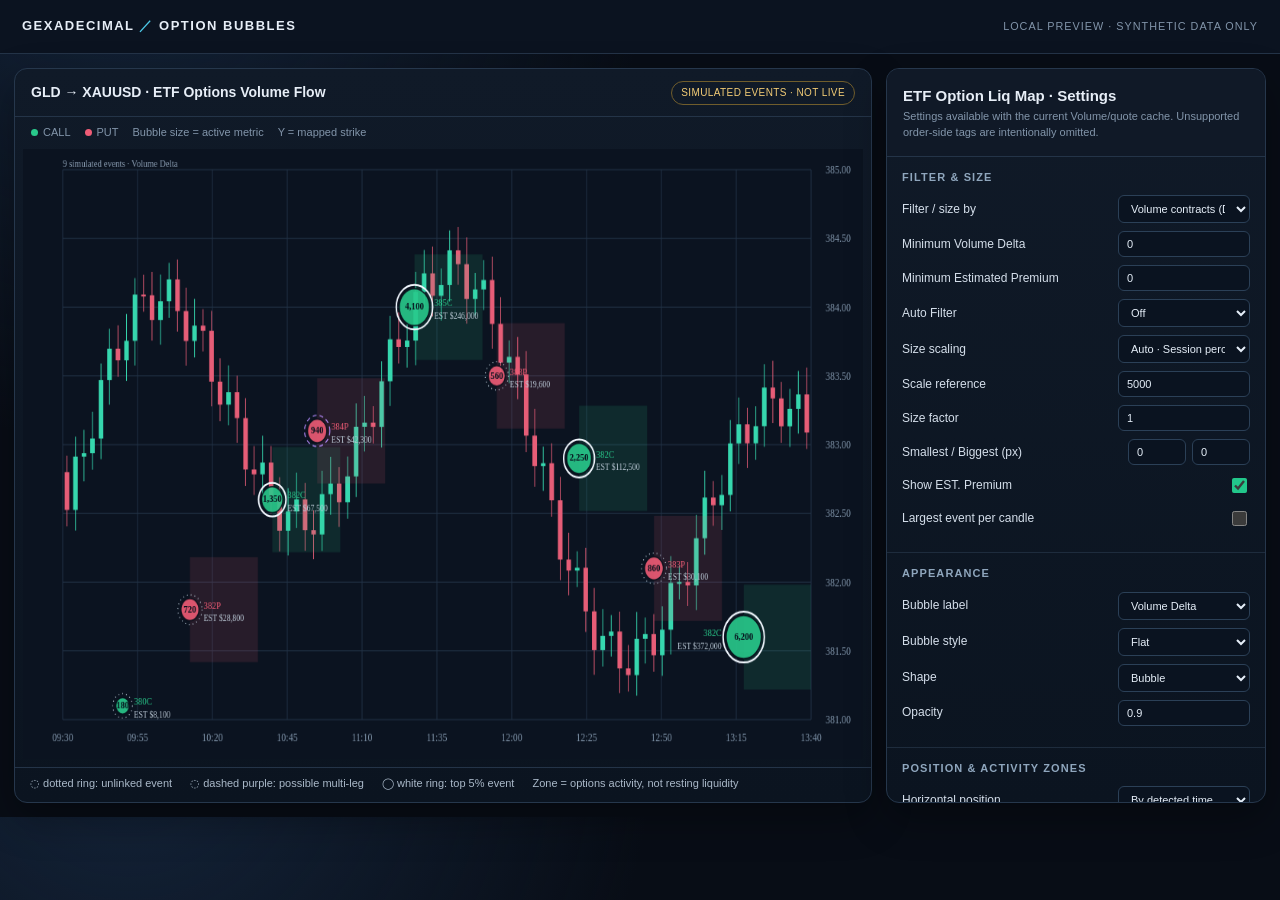
<file: demo/option-bubbles-settings-preview.html>
<!doctype html>
<html lang="en">
<head>
<meta charset="utf-8"><meta name="viewport" content="width=device-width,initial-scale=1">
<title>Gexadecimal Option Bubbles — Settings Preview</title>
<style>
:root{color-scheme:dark;--bg:#080d16;--panel:#101927;--panel2:#0c1420;--line:#243448;--muted:#8295aa;--text:#e7eef7;--green:#29c98b;--red:#ef5c76;--cyan:#4dc9e8;--purple:#b78cff;--gold:#e9c46a}
*{box-sizing:border-box}body{margin:0;background:radial-gradient(circle at 10% -10%,#14243a 0,transparent 36%),var(--bg);color:var(--text);font:13px/1.4 Inter,Segoe UI,Arial,sans-serif}
.top{height:54px;border-bottom:1px solid var(--line);display:flex;align-items:center;justify-content:space-between;padding:0 22px;background:#0b1320}.brand{font-weight:800;letter-spacing:1.5px}.brand span{color:var(--cyan)}.top small{color:var(--muted);letter-spacing:1px}
.wrap{display:grid;grid-template-columns:minmax(620px,1fr) 380px;gap:14px;padding:14px;max-width:1600px;margin:auto}.chartbox,.settings{background:linear-gradient(180deg,#101a28,#0b1420);border:1px solid #26374c;border-radius:13px;overflow:hidden;box-shadow:0 16px 40px #0005}.charthead{height:48px;padding:0 16px;border-bottom:1px solid var(--line);display:flex;align-items:center;justify-content:space-between}.charthead strong{font-size:14px}.tag{border:1px solid #705d2c;color:#f4cd76;border-radius:20px;padding:4px 9px;font-size:10px;letter-spacing:.4px}.chartmeta{height:32px;display:flex;align-items:center;gap:14px;padding:0 16px;color:var(--muted);font-size:11px}.dot{display:inline-block;width:7px;height:7px;border-radius:50%;margin-right:5px}.canvaswrap{padding:0 8px 8px}.canvaswrap canvas{display:block;width:100%;height:610px}.legend{height:35px;border-top:1px solid var(--line);padding:8px 15px;color:#aab9c9;display:flex;gap:18px;font-size:11px}.settings{max-height:735px;overflow:auto}.sethead{padding:16px;border-bottom:1px solid var(--line);position:sticky;top:0;background:#101927;z-index:2}.sethead strong{font-size:15px}.sethead p{margin:3px 0 0;color:var(--muted);font-size:11px}.group{padding:13px 15px;border-bottom:1px solid #1e2c3d}.gtitle{font-size:11px;font-weight:800;color:#8fa6bd;text-transform:uppercase;letter-spacing:1.1px;margin-bottom:10px}.field{display:flex;align-items:center;justify-content:space-between;gap:12px;margin:8px 0;min-height:25px}.field label{color:#d5dfeb;font-size:12px}.field small{display:block;color:#758ba2;font-size:10px;margin-top:2px}.field input[type=number],.field select{background:#0a1320;color:#e5eef8;border:1px solid #2b4057;border-radius:6px;padding:6px 8px;width:132px;font-size:11px}.field input[type=checkbox]{accent-color:#22c78b;width:15px;height:15px}.inline{display:flex;gap:6px;align-items:center}.chip{font-size:10px;padding:3px 7px;background:#17283a;border:1px solid #2a4057;border-radius:5px;color:#a9c3dc}.hint{padding:12px 15px;color:#8195aa;font-size:10px;line-height:1.5}.footer{padding:10px 14px;border-top:1px solid var(--line);display:flex;justify-content:space-between;color:#8295aa;font-size:10px}.btn{background:#10263b;color:#d7edff;border:1px solid #2a5577;border-radius:6px;padding:6px 10px;font-size:11px;cursor:pointer}.btn:hover{background:#173954}
@media(max-width:1050px){.wrap{grid-template-columns:1fr}.settings{max-height:none}.canvaswrap canvas{height:500px}}
</style>
</head>
<body>
<header class="top"><div class="brand">GEXADECIMAL <span>／</span> OPTION BUBBLES</div><small>LOCAL PREVIEW · SYNTHETIC DATA ONLY</small></header>
<main class="wrap">
<section class="chartbox">
  <div class="charthead"><strong>GLD → XAUUSD · ETF Options Volume Flow</strong><span class="tag">SIMULATED EVENTS · NOT LIVE</span></div>
  <div class="chartmeta"><span><i class="dot" style="background:var(--green)"></i>CALL</span><span><i class="dot" style="background:var(--red)"></i>PUT</span><span>Bubble size = active metric</span><span>Y = mapped strike</span></div>
  <div class="canvaswrap"><canvas id="chart" width="1100" height="650"></canvas></div>
  <div class="legend"><span>◌ dotted ring: unlinked event</span><span>◌ dashed purple: possible multi-leg</span><span>◯ white ring: top 5% event</span><span>Zone = options activity, not resting liquidity</span></div>
</section>
<aside class="settings">
  <div class="sethead"><strong>ETF Option Liq Map · Settings</strong><p>Settings available with the current Volume/quote cache. Unsupported order-side tags are intentionally omitted.</p></div>
  <div class="group"><div class="gtitle">Filter & Size</div>
    <div class="field"><label>Filter / size by</label><select id="metric"><option value="volume">Volume contracts (Delta)</option><option value="premium">Estimated Premium (USD)</option></select></div>
    <div class="field"><label>Minimum Volume Delta</label><input id="minVol" type="number" min="0" value="0" step="50"></div>
    <div class="field"><label>Minimum Estimated Premium</label><input id="minPrem" type="number" min="0" value="0" step="10000"></div>
    <div class="field"><label>Auto Filter</label><select id="auto"><option value="off">Off</option><option value="strong">Strong · Top 5%</option><option value="medium">Medium · Top 10%</option><option value="weak">Weak · Top 20%</option></select></div>
    <div class="field"><label>Size scaling</label><select id="scale"><option value="auto">Auto · Session percentile</option><option value="absolute">Absolute · Reference value</option></select></div>
    <div class="field"><label>Scale reference</label><input id="scaleRef" type="number" min="1" value="5000"></div>
    <div class="field"><label>Size factor</label><input id="factor" type="number" min="0.25" max="4" step="0.25" value="1"></div>
    <div class="field"><label>Smallest / Biggest (px)</label><div class="inline"><input id="minPx" type="number" value="0" style="width:58px"><input id="maxPx" type="number" value="0" style="width:58px"></div></div>
    <div class="field"><label>Show EST. Premium</label><input id="premiumLabel" type="checkbox" checked></div>
    <div class="field"><label>Largest event per candle</label><input id="largest" type="checkbox"></div>
  </div>
  <div class="group"><div class="gtitle">Appearance</div>
    <div class="field"><label>Bubble label</label><select id="label"><option value="volume">Volume Delta</option><option value="cp">Call / Put (C/P)</option></select></div>
    <div class="field"><label>Bubble style</label><select id="style"><option value="flat">Flat</option><option value="glossy">3D Glossy</option></select></div>
    <div class="field"><label>Shape</label><select id="shape"><option value="circle">Bubble</option><option value="rectangle">Rectangle</option><option value="diamond">Diamond</option></select></div>
    <div class="field"><label>Opacity</label><input id="opacity" type="number" min="0.1" max="1" step="0.05" value="0.9"></div>
  </div>
  <div class="group"><div class="gtitle">Position & Activity Zones</div>
    <div class="field"><label>Horizontal position</label><select id="position"><option value="time">By detected time</option><option value="candle">By candle · centered</option></select></div>
    <div class="field"><label>Draw Activity Zones</label><input id="zones" type="checkbox" checked></div>
    <div class="field"><label>Zone height (% price)</label><input id="zoneHeight" type="number" min="0.01" max="10" step="0.05" value="0.2"></div>
    <div class="field"><label>Zone length (candles)</label><input id="zoneLength" type="number" min="0" max="500" value="8"></div>
    <div class="field"><label>Zones from size ≥</label><input id="zoneMin" type="number" min="0" value="500"></div>
  </div>
  <div class="group"><div class="gtitle">Option Filters</div>
    <div class="field"><label>Show Calls</label><input id="calls" type="checkbox" checked></div>
    <div class="field"><label>Show Puts</label><input id="puts" type="checkbox" checked></div>
    <div class="field"><label>Moneyness at event time</label><select id="money"><option value="all">All</option><option value="itm">ITM</option><option value="atm">ATM ±1% spot</option><option value="otm">OTM</option></select></div>
    <div class="field"><label>Expiry / DTE</label><select id="dte"><option value="all">All expiries</option><option value="0dte">0DTE</option><option value="7d">≤ 7 days</option><option value="7_30d">7–30 days</option><option value="30d_plus">&gt; 30 days</option></select></div>
  </div>
  <div class="group"><div class="gtitle">Structure & Rings</div>
    <div class="field"><label>Show event rings</label><input id="rings" type="checkbox" checked></div>
    <div class="field"><label>Unlinked event · dotted</label><input id="unlinked" type="checkbox" checked></div>
    <div class="field"><label>Possible multi-leg · dashed purple</label><input id="multi" type="checkbox" checked></div>
    <div class="field"><label>Large event · solid white</label><input id="large" type="checkbox" checked></div>
    <div class="field"><label>Possible structure confidence</label><span class="chip">Heuristic only</span></div>
  </div>
  <div class="hint">Estimated Premium = Volume Delta × recent reference quote × contract multiplier. It is not execution premium. ITM/ATM/OTM uses a fresh event-time underlying snapshot. Call/Put identifies contract type, not buyer/seller direction. Sweeps and liquidation are not shown because current data does not identify them.</div>
  <div class="footer"><span>Gexadecimal preview v6</span><button class="btn" id="reset">Reset demo</button></div>
</aside>
</main>
<script>
const cv=document.getElementById('chart'),ctx=cv.getContext('2d');
const $=id=>document.getElementById(id);
const events=[
 {x:.08,p:381.1,side:'C',strike:380,vol:180,prem:8100,multi:false,large:false,dte:3,money:'itm'},
 {x:.17,p:381.8,side:'P',strike:382,vol:720,prem:28800,multi:false,large:false,dte:3,money:'atm'},
 {x:.28,p:382.6,side:'C',strike:382,vol:1350,prem:67500,multi:true,large:true,dte:3,money:'atm'},
 {x:.34,p:383.1,side:'P',strike:384,vol:940,prem:42300,multi:true,large:false,dte:3,money:'otm'},
 {x:.47,p:384.0,side:'C',strike:385,vol:4100,prem:246000,multi:false,large:true,dte:3,money:'otm'},
 {x:.58,p:383.5,side:'P',strike:383,vol:560,prem:19600,multi:false,large:false,dte:0,money:'atm'},
 {x:.69,p:382.9,side:'C',strike:382,vol:2250,prem:112500,multi:false,large:true,dte:8,money:'itm'},
 {x:.79,p:382.1,side:'P',strike:383,vol:860,prem:30100,multi:false,large:false,dte:8,money:'itm'},
 {x:.91,p:381.6,side:'C',strike:382,vol:6200,prem:372000,multi:false,large:true,dte:35,money:'otm'}
];
function val(id){return $(id).value} function checked(id){return $(id).checked}
function threshold(items,f){const s=items.map(e=>e.metric).sort((a,b)=>a-b);return s[Math.max(0,Math.min(s.length-1,Math.floor((1-f)*s.length)))];}
function draw(){
 const W=cv.width,H=cv.height;ctx.clearRect(0,0,W,H);ctx.fillStyle='#0b1320';ctx.fillRect(0,0,W,H);
 const L=52,R=W-68,T=22,B=H-42,CW=R-L,CH=B-T;
 ctx.strokeStyle='#223246';ctx.lineWidth=1;for(let i=0;i<=8;i++){let y=T+i*CH/8;ctx.beginPath();ctx.moveTo(L,y);ctx.lineTo(R,y);ctx.stroke();ctx.fillStyle='#8195aa';ctx.font='12px Segoe UI';ctx.textAlign='right';ctx.fillText((385-i*.5).toFixed(2),R+52,y+4)}
 for(let i=0;i<=10;i++){let x=L+i*CW/10;ctx.beginPath();ctx.moveTo(x,T);ctx.lineTo(x,B);ctx.stroke();ctx.fillStyle='#8195aa';ctx.textAlign='center';ctx.fillText(['09:30','09:55','10:20','10:45','11:10','11:35','12:00','12:25','12:50','13:15','13:40'][i],x,B+23)}
 // Synthetic candles, deterministic oscillation.
 let prev=382.8;for(let i=0;i<88;i++){let x=L+(i+.5)*CW/88,base=382.8+Math.sin(i*.17)*1.05+Math.sin(i*.057)*.8+(i/88-.5)*.55,open=prev,close=base+(Math.sin(i*1.7)*.16),high=Math.max(open,close)+.12+(i%4)*.025,low=Math.min(open,close)-.12-(i%3)*.03;let yo=p=>T+(385-p)/4*CH;let up=close>=open;ctx.strokeStyle=up?'#36d7ae':'#e65d77';ctx.fillStyle=ctx.strokeStyle;ctx.beginPath();ctx.moveTo(x,yo(high));ctx.lineTo(x,yo(low));ctx.stroke();let top=yo(Math.max(open,close)),bot=yo(Math.min(open,close));ctx.fillRect(x-3,top,6,Math.max(2,bot-top));prev=close;}
 const metric=val('metric'),minV=+val('minVol')||0,minP=+val('minPrem')||0;
 let list=events.filter(e=>(e.side==='C'?checked('calls'):checked('puts'))&&(metric==='volume'?e.vol>=minV:e.prem>=minP));
 const dte=val('dte'),money=val('money');list=list.filter(e=>(dte==='all'||(dte==='0dte'&&e.dte===0)||(dte==='7d'&&e.dte<=7)||(dte==='7_30d'&&e.dte>7&&e.dte<=30)||(dte==='30d_plus'&&e.dte>30))&&(money==='all'||e.money===money));
 list=list.map(e=>({...e,metric:metric==='volume'?e.vol:e.prem}));const auto=val('auto'),frac=auto==='strong'?.05:auto==='medium'?.1:auto==='weak'?.2:null;if(frac&&list.length){let t=threshold(list,frac);list=list.filter(e=>e.metric>=t)}
 if(checked('largest')){let best=list.reduce((a,e)=>{let key=Math.floor(e.x*18);let old=a.get(key);if(!old||old.metric<e.metric)a.set(key,e);return a},new Map());list=[...best.values()]}
 let ref=val('scale')==='absolute'?(+val('scaleRef')||5000):threshold(list,.05)||1;let minPx=+val('minPx')||0,maxPx=+val('maxPx')||0,factor=+val('factor')||1;
 const yPrice=p=>T+(385-p)/4*CH;
 if(checked('zones'))for(const e of list){if(e.metric<(+val('zoneMin')||0))continue;let h=Math.max(2,e.p*(+val('zoneHeight')||.2)/100/4*CH),x=L+e.x*CW,end=Math.min(R,x+(+val('zoneLength')||8)*CW/88);ctx.globalAlpha=.12;ctx.fillStyle=e.side==='C'?'#29c98b':'#ef5c76';ctx.fillRect(x,yPrice(e.p)-h/2,Math.max(3,end-x),h);ctx.globalAlpha=1;}
 for(const e of list){let x=L+e.x*CW,y=yPrice(e.p),r=(6+17*Math.sqrt(Math.min(1,e.metric/ref)))*factor;if(minPx)r=Math.max(r,minPx/2);if(maxPx)r=Math.min(r,maxPx/2);r=Math.max(4,Math.min(42,r));let color=e.side==='C'?'#29c98b':'#ef5c76';
  ctx.save();ctx.globalAlpha=+(val('opacity')||.9);ctx.beginPath();let shape=val('shape');if(shape==='rectangle')ctx.rect(x-r,y-r*.72,r*2,r*1.44);else if(shape==='diamond'){ctx.moveTo(x,y-r*1.2);ctx.lineTo(x+r*1.2,y);ctx.lineTo(x,y+r*1.2);ctx.lineTo(x-r*1.2,y);ctx.closePath()}else ctx.arc(x,y,r,0,Math.PI*2);
  if(val('style')==='glossy'){let g=ctx.createRadialGradient(x-r*.3,y-r*.35,1,x,y,r*1.35);g.addColorStop(0,'#ffffff');g.addColorStop(.23,color);g.addColorStop(1,'#07111d');ctx.fillStyle=g}else ctx.fillStyle=color;ctx.fill();ctx.strokeStyle='#07101b';ctx.lineWidth=1.5;ctx.stroke();ctx.restore();
  if(checked('rings')){ctx.save();ctx.beginPath();ctx.arc(x,y,r+4,0,Math.PI*2);ctx.lineWidth=e.large?2:1.2;if(e.large){ctx.strokeStyle='#f2f8ff';ctx.setLineDash([])}else if(e.multi){ctx.strokeStyle='#b78cff';ctx.setLineDash([5,4])}else{ctx.strokeStyle='#bdcbd8';ctx.setLineDash([1,4])}ctx.stroke();ctx.restore()}
  ctx.fillStyle=val('style')==='glossy'?'#07111d':'#07111d';ctx.font='bold 11px Segoe UI';ctx.textAlign='center';ctx.textBaseline='middle';ctx.fillText(val('label')==='cp'?e.side:Math.round(e.vol).toLocaleString(),x,y);
  ctx.font='11px Segoe UI';ctx.fillStyle=color;ctx.textAlign=x>R-130?'right':'left';let lx=x>R-130?x-r-6:x+r+6;ctx.fillText(e.strike+(e.side==='C'?'C':'P'),lx,y-4);if(checked('premiumLabel')){ctx.font='10px Segoe UI';ctx.fillStyle='#bdcbd8';ctx.fillText('EST $'+e.prem.toLocaleString(),lx,y+10)}
 }
 ctx.fillStyle='#8da0b5';ctx.font='11px Segoe UI';ctx.textAlign='left';ctx.fillText(`${list.length} simulated events · ${metric==='volume'?'Volume Delta':'Estimated Premium'}`,L,T-6);
}
document.querySelectorAll('select,input').forEach(el=>el.addEventListener('input',draw));$('reset').onclick=()=>{location.reload()};draw();
</script>
</body></html>
</file>
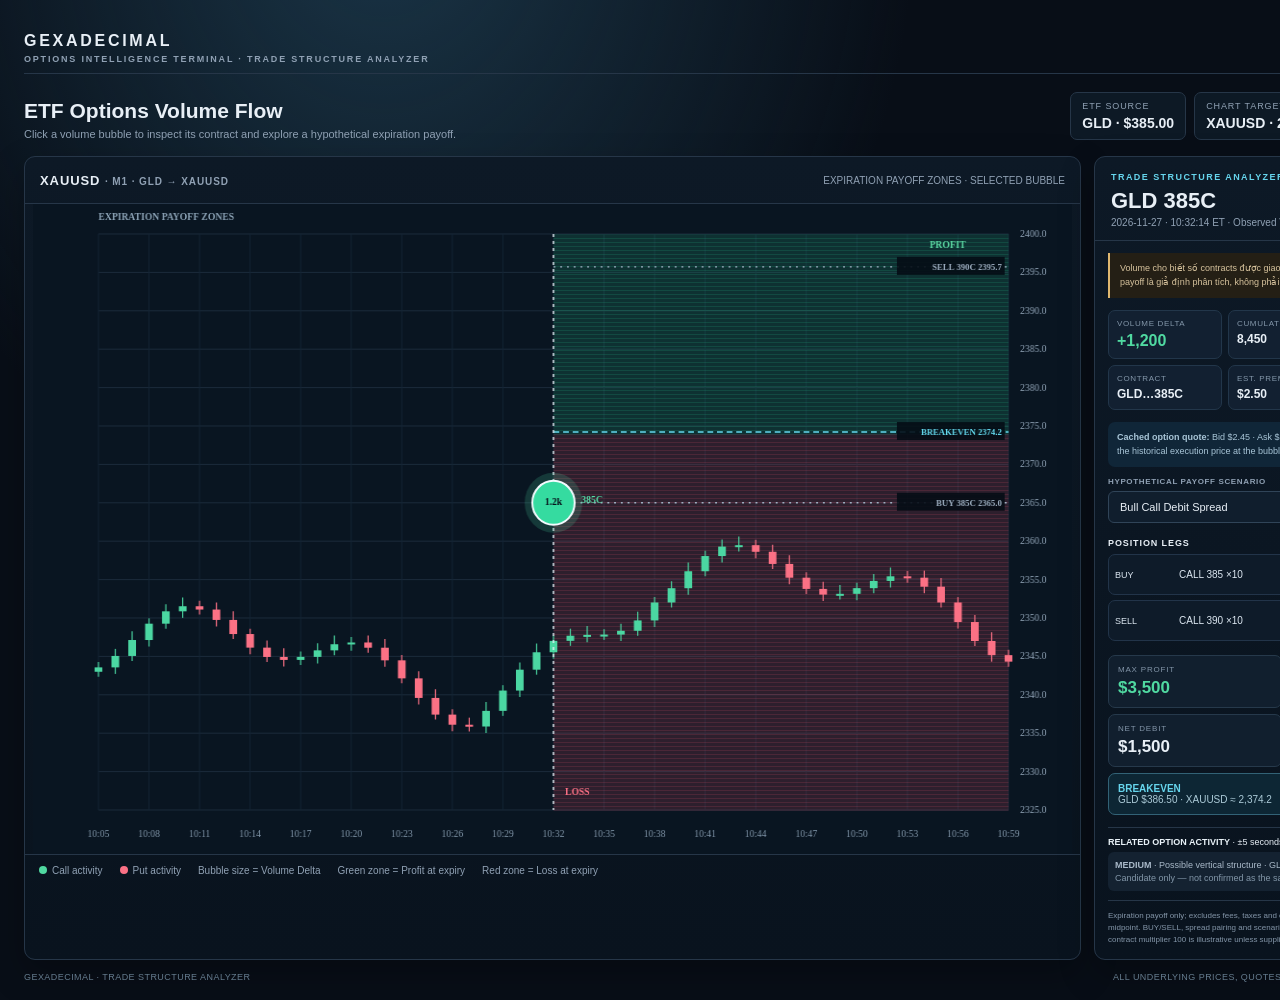
<file: demo/trade-structure-analyzer-preview.html>
<!doctype html>
<html lang="en">
<head>
<meta charset="utf-8"><meta name="viewport" content="width=device-width,initial-scale=1">
<title>Gexadecimal — Trade Structure Analyzer Preview</title>
<style>
:root{color-scheme:dark;--bg:#080e17;--panel:#0d1724;--line:#263648;--muted:#90a1b4;--text:#e8eff6;--green:#50d9a1;--red:#fb7185;--cyan:#66d5ed;--gold:#dfb76f}
*{box-sizing:border-box}body{margin:0;background:radial-gradient(ellipse at 30% -10%,#1a3547 0,transparent 42%),var(--bg);color:var(--text);font:13px Inter,Segoe UI,Arial,sans-serif}.shell{width:1500px;margin:0 auto;padding:22px 24px 18px}.top{height:52px;display:flex;align-items:center;justify-content:space-between;border-bottom:1px solid var(--line);margin-bottom:18px}.brand{font-weight:850;letter-spacing:.17em;font-size:16px}.brand small{display:block;margin-top:4px;color:var(--muted);font-size:9px;letter-spacing:.2em}.tag{border:1px solid #765c30;border-radius:6px;padding:7px 11px;color:#ffcf82;background:#241d13;font-size:10px;font-weight:800;letter-spacing:.09em}.heading{display:flex;justify-content:space-between;align-items:end;margin:16px 0}.heading h1{font-size:21px;margin:0 0 5px}.heading p{margin:0;color:var(--muted);font-size:11px}.quotes{display:flex;gap:8px}.quote{border:1px solid var(--line);background:#0d1925;border-radius:7px;padding:8px 11px;min-width:112px}.quote small{display:block;color:var(--muted);font-size:9px;letter-spacing:.1em;margin-bottom:4px}.quote b{font-size:14px}.layout{display:grid;grid-template-columns:minmax(0,1fr) 382px;gap:13px}.card{border:1px solid var(--line);border-radius:11px;background:linear-gradient(180deg,#0d1926,#09131e);overflow:hidden;box-shadow:0 14px 35px #0004}.chart-head{height:47px;display:flex;align-items:center;justify-content:space-between;padding:0 15px;border-bottom:1px solid var(--line)}.chart-head strong{letter-spacing:.07em}.chart-head span{font-size:10px;color:var(--muted)}.chart-wrap{padding:0 8px}.chart-wrap canvas{display:block;width:100%;height:650px}.legend{display:flex;gap:17px;align-items:center;border-top:1px solid var(--line);padding:10px 14px;color:var(--muted);font-size:10px}.dot{display:inline-block;width:8px;height:8px;border-radius:50%;margin-right:5px}.green{background:var(--green)}.red{background:var(--red)}.panel-head{padding:15px 16px 12px;border-bottom:1px solid var(--line)}.eyebrow{font-size:9px;color:var(--cyan);font-weight:850;letter-spacing:.16em}.panel-head h2{margin:6px 0 3px;font-size:22px}.panel-head p{margin:0;color:var(--muted);font-size:10px}.assumption{margin:12px 13px 0;padding:9px 10px;border-left:2px solid var(--gold);background:#241f15;color:#d7c39d;font-size:9px;line-height:1.5}.event-grid{display:grid;grid-template-columns:repeat(3,1fr);gap:6px;padding:12px 13px}.kv{background:#122031;border:1px solid #22364a;border-radius:7px;padding:8px;min-width:0}.kv small{display:block;color:#8497aa;font-size:8px;letter-spacing:.08em}.kv b{display:block;margin-top:4px;white-space:nowrap;overflow:hidden;text-overflow:ellipsis;font-size:12px}.kv.volume b{font-size:16px;color:var(--green)}.quote-box{margin:0 13px 10px;padding:9px;border-radius:7px;background:#102638;color:#a9c6d8;font-size:9px;line-height:1.5}.controls{display:grid;grid-template-columns:1fr 110px;gap:8px;padding:0 13px 11px}.controls label{color:var(--muted);font-size:8px;letter-spacing:.08em;font-weight:800}.controls select,.controls input{display:block;width:100%;height:32px;margin-top:5px;border:1px solid #304458;border-radius:6px;background:#101e2d;color:var(--text);padding:4px 7px;font:11px Segoe UI,Arial}.legs-title{display:flex;justify-content:space-between;padding:4px 13px 6px;font-size:9px;font-weight:850;letter-spacing:.1em}.legs-title span{color:var(--muted);font-weight:500;letter-spacing:0}.leg{display:grid;grid-template-columns:58px 1fr 72px 43px;gap:6px;align-items:center;margin:0 13px 5px;padding:6px;border:1px solid #223449;border-radius:7px;background:#0e1b29}.leg label{font-size:9px;color:#dce7f1}.leg input,.leg select{height:27px;min-width:0;width:100%;border:1px solid #2d4053;border-radius:5px;background:#0a1521;color:var(--text);padding:3px 5px;font-size:10px}.leg .contract{font-size:10px;color:#dce7f1}.results{display:grid;grid-template-columns:repeat(2,1fr);gap:6px;padding:9px 13px 12px}.stat{border:1px solid #26394b;background:#111f2e;border-radius:7px;padding:9px}.stat small{display:block;color:#8395a8;font-size:8px;letter-spacing:.1em}.stat b{display:block;margin-top:4px;font-size:17px}.stat.profit b{color:var(--green)}.stat.loss b{color:var(--red)}.be{grid-column:1/-1;border:1px solid #326276;background:#0d2634;color:#accbd8;border-radius:7px;padding:9px;font-size:10px}.be b{color:var(--cyan)}.related{margin:0 13px;padding:9px 0;border-top:1px solid var(--line);font-size:9px}.related strong{color:#e9f2f8}.candidate{padding:7px;margin-top:5px;border-radius:6px;background:#142231;color:#aabaca;line-height:1.4}.disclaimer{margin:0 13px 13px;padding-top:9px;border-top:1px solid var(--line);font-size:8px;color:#8496a9;line-height:1.5}.footer{display:flex;justify-content:space-between;margin-top:12px;color:#657c8e;font-size:9px;letter-spacing:.05em}
</style>
</head><body><main class="shell">
<div class="top"><div class="brand">GEXADECIMAL<small>OPTIONS INTELLIGENCE TERMINAL · TRADE STRUCTURE ANALYZER</small></div><div class="tag">SIMULATED DATA · NOT LIVE</div></div>
<div class="heading"><div><h1>ETF Options Volume Flow</h1><p>Click a volume bubble to inspect its contract and explore a hypothetical expiration payoff.</p></div><div class="quotes"><div class="quote"><small>ETF SOURCE</small><b>GLD · $385.00</b></div><div class="quote"><small>CHART TARGET</small><b>XAUUSD · 2,365.0</b></div><div class="quote"><small>BUBBLE LABEL</small><b style="color:var(--green)">VOLUME DELTA</b></div></div></div>
<div class="layout"><section class="card"><div class="chart-head"><strong>XAUUSD <span>· M1 · GLD → XAUUSD</span></strong><span>EXPIRATION PAYOFF ZONES · SELECTED BUBBLE</span></div><div class="chart-wrap"><canvas id="chart" width="1080" height="650"></canvas></div><div class="legend"><span><i class="dot green"></i>Call activity</span><span><i class="dot red"></i>Put activity</span><span>Bubble size = Volume Delta</span><span>Green zone = Profit at expiry</span><span>Red zone = Loss at expiry</span></div></section>
<aside class="card"><div class="panel-head"><div class="eyebrow">TRADE STRUCTURE ANALYZER</div><h2>GLD 385C</h2><p>2026-11-27 · 10:32:14 ET · Observed Volume increase</p></div>
<div class="assumption">Volume cho biết số contracts được giao dịch. Chiều BUY/SELL và số lượng trong payoff là giả định phân tích, không phải kết luận về lệnh thị trường.</div>
<div class="event-grid"><div class="kv volume"><small>VOLUME DELTA</small><b>+1,200</b></div><div class="kv"><small>CUMULATIVE</small><b>8,450</b></div><div class="kv"><small>OPTION TYPE</small><b>CALL</b></div><div class="kv"><small>CONTRACT</small><b>GLD…385C</b></div><div class="kv"><small>EST. PREMIUM</small><b>$2.50</b></div><div class="kv"><small>BID / ASK</small><b>2.45 / 2.55</b></div></div>
<div class="quote-box"><b>Cached option quote:</b> Bid $2.45 · Ask $2.55 · Estimated midpoint $2.50. This is not the historical execution price at the bubble timestamp.</div>
<div class="controls"><label>HYPOTHETICAL PAYOFF SCENARIO<select><option>Bull Call Debit Spread</option><option>Single Leg · Long</option><option>Bear Call Credit Spread</option><option>Bear Put Debit Spread</option><option>Long Straddle</option><option>Iron Condor</option></select></label><label>SCENARIO UNITS<input value="10" readonly></label></div>
<div class="legs-title">POSITION LEGS <span>Editable assumptions</span></div>
<div class="leg"><label>BUY</label><span class="contract">CALL 385 ×10</span><input value="2.50" readonly><span class="contract">×100</span></div>
<div class="leg"><label>SELL</label><span class="contract">CALL 390 ×10</span><input value="1.00" readonly><span class="contract">×100</span></div>
<div class="results"><div class="stat profit"><small>MAX PROFIT</small><b>$3,500</b></div><div class="stat loss"><small>MAX LOSS</small><b>−$1,500</b></div><div class="stat"><small>NET DEBIT</small><b>$1,500</b></div><div class="stat"><small>SCENARIO SIZE</small><b>10 units</b></div><div class="be"><b>BREAKEVEN</b><br>GLD $386.50 · XAUUSD ≈ 2,374.2</div></div>
<div class="related"><strong>RELATED OPTION ACTIVITY</strong> · ±5 seconds · same expiry<div class="candidate"><b>MEDIUM</b> · Possible vertical structure · GLD 390C · Δ 1,150 · 1.0s<br><span style="color:#8296a8">Candidate only — not confirmed as the same multi-leg order.</span></div></div>
<p class="disclaimer">Expiration payoff only; excludes fees, taxes and early exercise effects. Premium uses a cached midpoint. BUY/SELL, spread pairing and scenario size are hypothetical user assumptions. Default contract multiplier 100 is illustrative unless supplied by the contract data.</p></aside></div>
<div class="footer"><span>GEXADECIMAL · TRADE STRUCTURE ANALYZER</span><span>ALL UNDERLYING PRICES, QUOTES, EVENTS AND PAYOFFS ARE SYNTHETIC</span></div>
</main>
<script>
const cv=document.getElementById('chart'),g=cv.getContext('2d'),W=cv.width,H=cv.height,L=68,R=66,T=30,B=44,min=2325,max=2400;const X=i=>L+i*(W-L-R)/54,Y=p=>T+(max-p)*(H-T-B)/(max-min);
g.fillStyle='#091521';g.fillRect(0,0,W,H);g.font='10px Segoe UI';g.lineWidth=1;
for(let p=2325;p<=2400;p+=5){let y=Y(p);g.strokeStyle='#1b2b3b';g.beginPath();g.moveTo(L,y);g.lineTo(W-R,y);g.stroke();g.fillStyle='#91a4b7';g.textAlign='left';g.fillText(p.toFixed(1),W-R+12,y+3)}
for(let i=0;i<=54;i+=3){let x=X(i);g.strokeStyle='#142535';g.beginPath();g.moveTo(x,T);g.lineTo(x,H-B);g.stroke();g.fillStyle='#8095a8';g.textAlign='center';g.fillText(`10:${String(5+i).padStart(2,'0')}`,x,H-17)}
// Hypothetical Bull Call Spread: Buy 385C for 2.50, sell 390C for 1.00, 10 units, multiplier 100.
// Price mapping example: XAUUSD ≈ GLD * (2365 / 385); BE GLD 386.50 -> XAUUSD 2374.2.
const be=386.5*2365/385,lower=385*2365/385,upper=390*2365/385,eventX=X(27);
for(let py=T;py<H-B;py+=4){let price=max-(py-T)*(max-min)/(H-T-B),etf=price*385/2365,pnl=-1500+Math.max(0,etf-385)*1000-Math.max(0,etf-390)*1000;if(Math.abs(pnl)<.01)continue;g.fillStyle=pnl>0?'rgba(44,205,145,.15)':'rgba(243,91,117,.15)';g.fillRect(eventX,py,W-R-eventX,5)}
// Candles (synthetic but visually realistic)
let c=2343;for(let i=0;i<55;i++){let o=c,cl=o+Math.sin(i*.58)*1.7+Math.cos(i*.19)*.75+(i>22&&i<34?1.1:-.18),hi=Math.max(o,cl)+.7+(i%3)*.22,lo=Math.min(o,cl)-.65-(i%2)*.2,x=X(i),col=cl>=o?'#4bd7a2':'#fb7185';g.strokeStyle=col;g.lineWidth=1.2;g.beginPath();g.moveTo(x,Y(hi));g.lineTo(x,Y(lo));g.stroke();g.fillStyle=col;g.fillRect(x-4,Y(Math.max(o,cl)),8,Math.max(2,Y(Math.min(o,cl))-Y(Math.max(o,cl))));c=cl}
// BE and leg levels
const hline=(v,color,label,dash=[6,4])=>{let y=Y(v);g.setLineDash(dash);g.strokeStyle=color;g.lineWidth=1.4;g.beginPath();g.moveTo(eventX,y);g.lineTo(W-R,y);g.stroke();g.setLineDash([]);g.fillStyle='rgba(5,13,22,.9)';g.fillRect(W-R-116,y-10,112,18);g.fillStyle=color;g.textAlign='right';g.font='700 9px Segoe UI';g.fillText(`${label} ${v.toFixed(1)}`,W-R-7,y+3)};
hline(be,'#64d9ee','BREAKEVEN');hline(lower,'#9eafc1','BUY 385C',[2,5]);hline(upper,'#9eafc1','SELL 390C',[2,5]);
g.strokeStyle='#ecf4fb';g.setLineDash([3,4]);g.beginPath();g.moveTo(eventX,T);g.lineTo(eventX,H-B);g.stroke();g.setLineDash([]);
// Bubble selected at event time and mapped strike
const bx=eventX,by=Y(385*2365/385),rad=22;g.fillStyle='rgba(77,218,164,.18)';g.beginPath();g.arc(bx,by,rad+8,0,Math.PI*2);g.fill();g.fillStyle='#35dba0';g.beginPath();g.arc(bx,by,rad,0,Math.PI*2);g.fill();g.strokeStyle='#f4fbff';g.lineWidth=2;g.stroke();g.fillStyle='#07131b';g.textAlign='center';g.textBaseline='middle';g.font='800 10px Segoe UI';g.fillText('1.2k',bx,by);
g.fillStyle='#55dba6';g.textAlign='left';g.font='800 10px Segoe UI';g.fillText('385C',bx+rad+7,by-2);
// Chart annotations
g.fillStyle='#8ca3b6';g.textAlign='left';g.textBaseline='top';g.font='700 10px Segoe UI';g.fillText('EXPIRATION PAYOFF ZONES',L,8);g.fillStyle='#5bd7a2';g.fillText('PROFIT',W-R-82,T+6);g.fillStyle='#fb7185';g.fillText('LOSS',eventX+12,H-B-23);
</script></body></html>
</file>
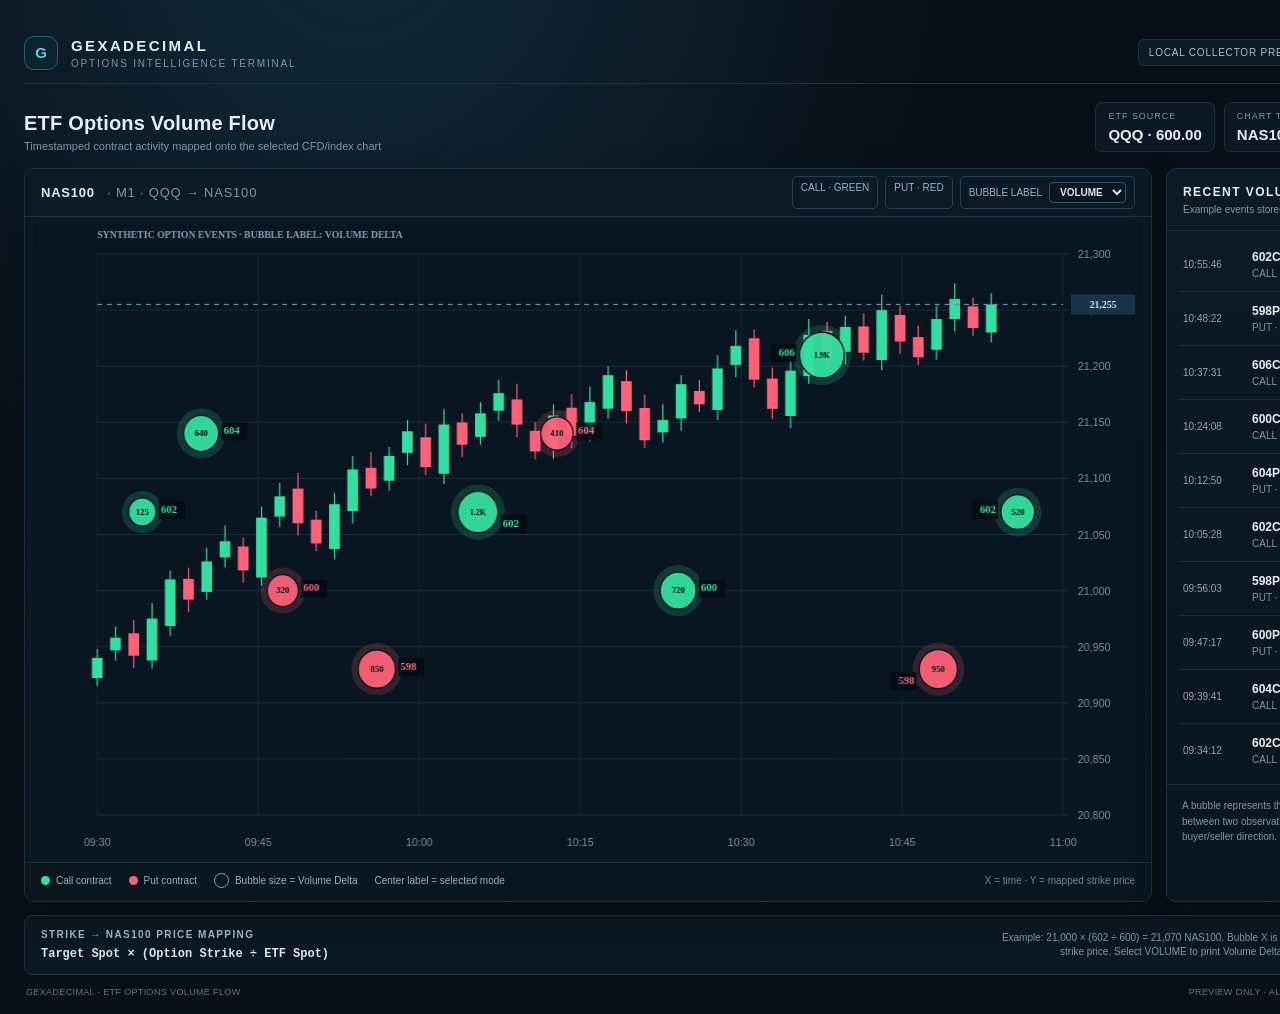
<file: demo/volume-flow-bubble-preview.html>
<!doctype html>
<html lang="en">
<head>
<meta charset="utf-8">
<meta name="viewport" content="width=device-width, initial-scale=1">
<title>Gexadecimal — Volume Flow Bubble Preview</title>
<style>
:root{color-scheme:dark;--bg:#071019;--panel:#0b1722;--panel2:#0e1d2a;--line:#1c3041;--muted:#8295a8;--text:#e5eef5;--green:#33dfa0;--red:#ff6178;--blue:#68c7e8;--gold:#e8bd73}
*{box-sizing:border-box}body{margin:0;background:radial-gradient(ellipse at 28% -12%,#142c3b 0,transparent 45%),var(--bg);color:var(--text);font:13px Inter,Segoe UI,Arial,sans-serif}
.shell{width:1540px;margin:0 auto;padding:22px 24px 18px}.top{height:62px;display:flex;align-items:center;justify-content:space-between;border-bottom:1px solid var(--line);margin-bottom:18px}
.brand{display:flex;align-items:center;gap:13px}.logo{width:34px;height:34px;border:1px solid #2b6074;border-radius:10px;display:grid;place-items:center;color:var(--blue);font-weight:900;font-size:15px;background:#0d2330}.brandname{font-weight:800;letter-spacing:.16em;font-size:15px}.subbrand{font-size:10px;color:var(--muted);letter-spacing:.18em;margin-top:4px}.topright{display:flex;gap:10px;align-items:center}.pill{border:1px solid var(--line);background:#0c1a26;border-radius:6px;padding:7px 10px;color:#a9becd;font-size:10px;letter-spacing:.08em}.demo{color:#ffcc7a;border-color:#795a2b;background:#211b12;font-weight:800}
.titlebar{display:flex;align-items:end;justify-content:space-between;margin:13px 0 16px}.titlebar h1{font-size:20px;margin:0 0 5px;letter-spacing:.01em}.titlebar p{color:var(--muted);margin:0;font-size:11px}.quote-row{display:flex;gap:9px}.quote{background:var(--panel);border:1px solid var(--line);padding:8px 12px;border-radius:7px;min-width:115px}.quote small{display:block;color:var(--muted);font-size:9px;letter-spacing:.11em;margin-bottom:5px}.quote b{font-size:15px;font-variant-numeric:tabular-nums}.layout{display:grid;grid-template-columns:1fr 350px;gap:14px}.card{background:linear-gradient(180deg,#0c1a26,#09151f);border:1px solid var(--line);border-radius:10px;overflow:hidden;box-shadow:0 12px 36px #0003}.charthead{height:48px;display:flex;align-items:center;justify-content:space-between;padding:0 16px;border-bottom:1px solid var(--line)}.chartname{font-weight:750;letter-spacing:.06em}.chartname span{color:var(--muted);font-weight:500;margin-left:8px}.charttags{display:flex;gap:7px}.smalltag{border:1px solid #294053;padding:5px 8px;border-radius:5px;color:#9cb2c3;font-size:10px}.mode-label{display:flex;align-items:center;gap:7px}#bubbleMode{background:#0a1722;color:#dce8ef;border:1px solid #365267;border-radius:4px;padding:3px 6px;font:700 10px Segoe UI,Arial;outline:none}.chart-wrap{padding:5px 8px 0}.chart-wrap canvas{display:block;width:100%;height:640px}.legend{display:flex;align-items:center;gap:17px;padding:10px 16px 13px;border-top:1px solid var(--line);color:#9db0bf;font-size:10px}.legend span{display:flex;align-items:center;gap:6px}.dot{width:9px;height:9px;border-radius:50%;display:inline-block}.call{background:var(--green)}.put{background:var(--red)}.ring{width:15px;height:15px;border:1px solid #8ba0af;border-radius:50%;display:inline-block}.sidehead{padding:15px 16px;border-bottom:1px solid var(--line)}.sidehead strong{font-size:12px;letter-spacing:.12em}.sidehead p{font-size:10px;color:var(--muted);margin:5px 0 0}.event-list{padding:7px 11px}.event{display:grid;grid-template-columns:61px 1fr auto;align-items:center;gap:8px;padding:12px 5px;border-bottom:1px solid #172a39}.event:last-child{border-bottom:0}.time{font-size:10px;color:#91a6b7;font-variant-numeric:tabular-nums}.evcontract{font-weight:800;font-size:12px}.evmeta{font-size:10px;color:var(--muted);margin-top:4px}.delta{font-weight:800;font-size:11px;font-variant-numeric:tabular-nums}.delta.c{color:var(--green)}.delta.p{color:var(--red)}.sidefoot{border-top:1px solid var(--line);padding:13px 15px;color:var(--muted);font-size:10px;line-height:1.55}.formula{margin-top:13px;padding:13px 16px;display:flex;align-items:center;justify-content:space-between;gap:18px;background:#0b1722;border:1px solid var(--line);border-radius:8px}.formula strong{font-size:10px;color:#9bb2c3;letter-spacing:.14em;display:block;margin-bottom:5px}.formula code{font:600 12px ui-monospace,Consolas,monospace;color:#d6e5ef}.formula .note{font-size:10px;color:var(--muted);max-width:520px;text-align:right;line-height:1.45}.footer{display:flex;justify-content:space-between;color:#60788a;font-size:9px;margin:12px 2px 0;letter-spacing:.04em}
</style>
</head>
<body>
<div class="shell">
  <div class="top">
    <div class="brand"><div class="logo">G</div><div><div class="brandname">GEXADECIMAL</div><div class="subbrand">OPTIONS INTELLIGENCE TERMINAL</div></div></div>
    <div class="topright"><span class="pill">LOCAL COLLECTOR PREVIEW</span><span class="pill demo">SIMULATED DATA · NOT LIVE</span></div>
  </div>
  <div class="titlebar">
    <div><h1>ETF Options Volume Flow</h1><p>Timestamped contract activity mapped onto the selected CFD/index chart</p></div>
    <div class="quote-row"><div class="quote"><small>ETF SOURCE</small><b>QQQ · 600.00</b></div><div class="quote"><small>CHART TARGET</small><b>NAS100 · 21,000</b></div><div class="quote"><small>CAPTURE MODE</small><b style="color:var(--green)">VOLUME DELTA</b></div></div>
  </div>
  <div class="layout">
    <section class="card">
      <div class="charthead"><div class="chartname">NAS100 <span>· M1 · QQQ → NAS100</span></div><div class="charttags"><span class="smalltag">CALL · GREEN</span><span class="smalltag">PUT · RED</span><label class="smalltag mode-label">BUBBLE LABEL <select id="bubbleMode"><option value="volume" selected>VOLUME</option><option value="cp">C / P</option></select></label></div></div>
      <div class="chart-wrap"><canvas id="chart" width="1140" height="640"></canvas></div>
      <div class="legend"><span><i class="dot call"></i> Call contract</span><span><i class="dot put"></i> Put contract</span><span><i class="ring"></i> Bubble size = Volume Delta</span><span>Center label = selected mode</span><span style="margin-left:auto;color:#6e8798">X = time · Y = mapped strike price</span></div>
    </section>
    <aside class="card">
      <div class="sidehead"><strong>RECENT VOLUME PRINTS</strong><p>Example events stored by the background collector</p></div>
      <div class="event-list" id="events"></div>
      <div class="sidefoot">A bubble represents the increase in cumulative contract Volume between two observations. Green/red identifies Call/Put, not buyer/seller direction. These are synthetic example values.</div>
    </aside>
  </div>
  <div class="formula"><div><strong>STRIKE → NAS100 PRICE MAPPING</strong><code>Target Spot × (Option Strike ÷ ETF Spot)</code></div><div class="note">Example: 21,000 × (602 ÷ 600) = 21,070 NAS100. Bubble X is the observed timestamp; bubble Y is this mapped strike price. Select VOLUME to print Volume Delta inside the bubble, or C/P to print the option type.</div></div>
  <div class="footer"><span>GEXADECIMAL · ETF OPTIONS VOLUME FLOW</span><span>PREVIEW ONLY · ALL CANDLES, SPOTS AND EVENTS ARE SYNTHETIC</span></div>
</div>
<script>
const canvas=document.getElementById('chart'),ctx=canvas.getContext('2d');
// synthetic option events (QQQ spot $600, NAS100 spot 21,000)
const events=[
 {time:'09:34:12',minute:9*60+34.2,strike:602,side:'C',delta:125},
 {time:'09:39:41',minute:9*60+39.68,strike:604,side:'C',delta:640},
 {time:'09:47:17',minute:9*60+47.28,strike:600,side:'P',delta:320},
 {time:'09:56:03',minute:9*60+56.05,strike:598,side:'P',delta:850},
 {time:'10:05:28',minute:10*60+5.47,strike:602,side:'C',delta:1200},
 {time:'10:12:50',minute:10*60+12.83,strike:604,side:'P',delta:410},
 {time:'10:24:08',minute:10*60+24.13,strike:600,side:'C',delta:720},
 {time:'10:37:31',minute:10*60+37.52,strike:606,side:'C',delta:1850},
 {time:'10:48:22',minute:10*60+48.37,strike:598,side:'P',delta:950},
 {time:'10:55:46',minute:10*60+55.77,strike:602,side:'C',delta:520}
];
const maxDelta=Math.max(...events.map(e=>e.delta));
const W=canvas.width,H=canvas.height,plot={l:66,r:82,t:32,b:47};
const xmin=9*60+30,xmax=11*60,ymin=20800,ymax=21300;
const X=m=>plot.l+(m-xmin)/(xmax-xmin)*(W-plot.l-plot.r);
const Y=p=>plot.t+(ymax-p)/(ymax-ymin)*(H-plot.t-plot.b);
const colors={grid:'#172b3a',muted:'#7890a1',green:'#33dfa0',red:'#ff6178',text:'#dce8ef'};
function renderChart(labelMode='volume'){
  ctx.clearRect(0,0,W,H);
ctx.fillStyle='#091621';ctx.fillRect(0,0,W,H);
// chart grid and axes
ctx.font='11px Segoe UI,Arial';ctx.lineWidth=1;
for(let p=20800;p<=21300;p+=50){const y=Y(p);ctx.strokeStyle=colors.grid;ctx.beginPath();ctx.moveTo(plot.l,y);ctx.lineTo(W-plot.r+5,y);ctx.stroke();ctx.fillStyle=colors.muted;ctx.textAlign='left';ctx.fillText(p.toLocaleString('en-US'),W-plot.r+15,y+4)}
for(let m=xmin;m<=xmax;m+=15){const x=X(m);ctx.strokeStyle='#122533';ctx.beginPath();ctx.moveTo(x,plot.t);ctx.lineTo(x,H-plot.b);ctx.stroke();ctx.fillStyle=colors.muted;ctx.textAlign='center';const h=String(Math.floor(m/60)).padStart(2,'0'),mi=String(m%60).padStart(2,'0');ctx.fillText(`${h}:${mi}`,x,H-16)}
// deterministic synthetic candles
const closes=[20940,20958,20942,20975,21010,20992,21026,21044,21018,21065,21084,21060,21042,21077,21108,21091,21120,21142,21110,21148,21130,21158,21176,21148,21124,21156,21138,21168,21192,21160,21134,21152,21184,21166,21198,21218,21188,21162,21196,21228,21206,21235,21212,21250,21222,21208,21242,21260,21234,21255];
let prev=closes[0]-18;const barW=11;
for(let i=0;i<closes.length;i++){
 const close=closes[i],open=prev+(Math.sin(i*1.27)*7),high=Math.max(open,close)+8+(i%4)*2,low=Math.min(open,close)-7-(i%3)*2;
 const minute=xmin+i*1.7,x=X(minute),up=close>=open,color=up?colors.green:colors.red;
 ctx.strokeStyle=color;ctx.lineWidth=1.2;ctx.beginPath();ctx.moveTo(x,Y(high));ctx.lineTo(x,Y(low));ctx.stroke();
 ctx.fillStyle=color;const top=Y(Math.max(open,close)),bottom=Y(Math.min(open,close));ctx.fillRect(x-barW/2,top,barW,Math.max(2,bottom-top));prev=close;
}
// current price guide
const last=closes[closes.length-1],ly=Y(last);ctx.setLineDash([5,5]);ctx.strokeStyle='#6c8ba0';ctx.beginPath();ctx.moveTo(plot.l,ly);ctx.lineTo(W-plot.r,ly);ctx.stroke();ctx.setLineDash([]);ctx.fillStyle='#193448';ctx.fillRect(W-plot.r+8,ly-10,66,20);ctx.fillStyle='#d9e7f0';ctx.textAlign='center';ctx.font='700 10px Segoe UI';ctx.fillText(last.toLocaleString('en-US'),W-plot.r+41,ly+4);

// Small amount of stagger on labels only; bubble itself remains at exact event time/mapped price.
const labelCounts=new Map();
for(const e of events){
 const mapped=21000*(e.strike/600),x=X(e.minute),y=Y(mapped),r=labelMode==='volume'?Math.max(11,Math.min(23,11+12*Math.sqrt(e.delta/maxDelta))):Math.max(5,Math.min(17,5+11*Math.sqrt(e.delta/maxDelta))),color=e.side==='C'?colors.green:colors.red;
 ctx.save();ctx.globalAlpha=.18;ctx.fillStyle=color;ctx.beginPath();ctx.arc(x,y,r+7,0,Math.PI*2);ctx.fill();ctx.restore();
 ctx.save();ctx.globalAlpha=.94;ctx.fillStyle=color;ctx.beginPath();ctx.arc(x,y,r,0,Math.PI*2);ctx.fill();ctx.globalAlpha=1;ctx.lineWidth=1.3;ctx.strokeStyle='#06111a';ctx.stroke();ctx.fillStyle='#07131b';const centerLabel=labelMode==='volume'?e.delta.toLocaleString('en-US',{notation:'compact',maximumFractionDigits:1}):e.side;const centerFont=labelMode==='volume'?(centerLabel.length>=5?7:centerLabel.length>=4?8:9):9;ctx.font=`800 ${centerFont}px Segoe UI`;ctx.textAlign='center';ctx.textBaseline='middle';ctx.fillText(centerLabel,x,y+.5);ctx.restore();
 const groupKey=`${e.strike}${e.side}`,slot=labelCounts.get(groupKey)||0;labelCounts.set(groupKey,slot+1);
 const onRight=x< W*.70,tx=onRight?x+r+5:x-r-5,align=onRight?'left':'right';
 const ty=y+(slot%2===0?-2:12);
 ctx.font='700 11px Segoe UI';const label=String(e.strike);const tw=ctx.measureText(label).width+10;
 ctx.fillStyle='rgba(4,12,19,.86)';ctx.fillRect(align==='left'?tx-2:tx-tw+2,ty-9,tw,18);
 ctx.fillStyle=color;ctx.textAlign=align;ctx.textBaseline='middle';ctx.fillText(label,tx,ty);
}
// Top-left chart caption
ctx.textAlign='left';ctx.textBaseline='top';ctx.font='700 10px Segoe UI';ctx.fillStyle='#81a2b6';ctx.fillText(`SYNTHETIC OPTION EVENTS · BUBBLE LABEL: ${labelMode==='volume'?'VOLUME DELTA':'CALL / PUT'}`,plot.l,8);
}
renderChart('volume');
document.getElementById('bubbleMode').addEventListener('change',e=>renderChart(e.target.value));
// Populate event tape
const tape=document.getElementById('events');
[...events].reverse().forEach(e=>{
 const row=document.createElement('div');row.className='event';
 row.innerHTML=`<div class="time">${e.time}</div><div><div class="evcontract">${e.strike}${e.side} <span style="color:#7890a1;font-weight:500">· QQQ</span></div><div class="evmeta">${e.side==='C'?'CALL':'PUT'} · Volume increase</div></div><div class="delta ${e.side.toLowerCase()}">+${e.delta.toLocaleString('en-US')}</div>`;
 tape.appendChild(row);
});
</script>
</body>
</html>
</file>
